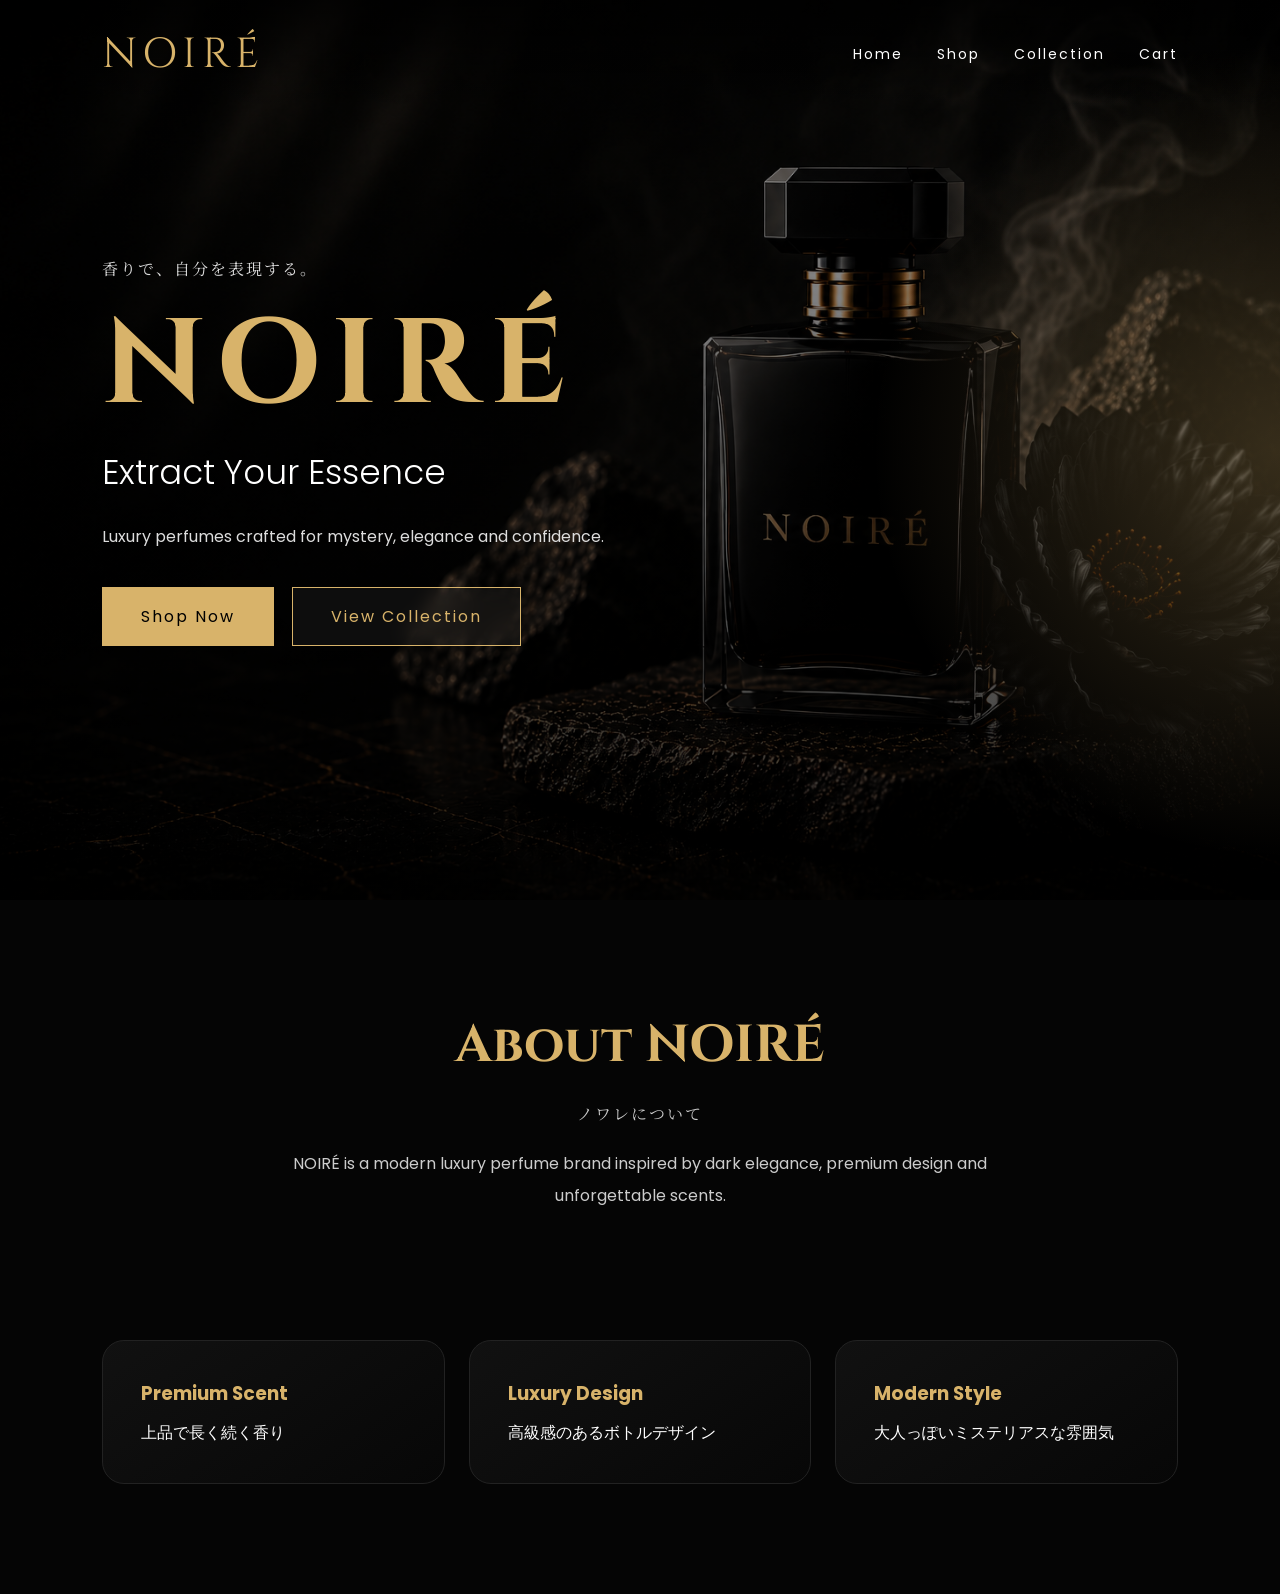
<file: index.html>
<!DOCTYPE html>
<html lang="en">
<head>
  <meta charset="UTF-8">
  <meta name="viewport" content="width=device-width, initial-scale=1.0">
  <title>NOIRÉ | Luxury Perfume</title>
  <link rel="stylesheet" href="style.css">
</head>
<body>

<header class="navbar">
  <a href="index.html" class="logo">NOIRÉ</a>
  <nav>
    <a href="index.html">Home</a>
    <a href="shop.html">Shop</a>
    <a href="collection.html">Collection</a>
    <a href="cart.html">Cart</a>
  </nav>
</header>

<section class="home-hero">
  <div class="hero-text reveal">
    <p class="jp">香りで、自分を表現する。</p>
    <h1>NOIRÉ</h1>
    <h2>Extract Your Essence</h2>
    <p>Luxury perfumes crafted for mystery, elegance and confidence.</p>
    <div class="hero-buttons">
      <a href="shop.html" class="btn">Shop Now</a>
      <a href="collection.html" class="btn outline">View Collection</a>
    </div>
  </div>
</section>

<section class="about reveal">
  <h2>About NOIRÉ</h2>
  <p class="jp">ノワレについて</p>
  <p>
    NOIRÉ is a modern luxury perfume brand inspired by dark elegance,
    premium design and unforgettable scents.
  </p>
</section>

<section class="highlight">
  <div class="highlight-card reveal">
    <h3>Premium Scent</h3>
    <p>上品で長く続く香り</p>
  </div>
  <div class="highlight-card reveal">
    <h3>Luxury Design</h3>
    <p>高級感のあるボトルデザイン</p>
  </div>
  <div class="highlight-card reveal">
    <h3>Modern Style</h3>
    <p>大人っぽいミステリアスな雰囲気</p>
  </div>
</section>

<script src="script.js"></script>
</body>
</html>
</file>
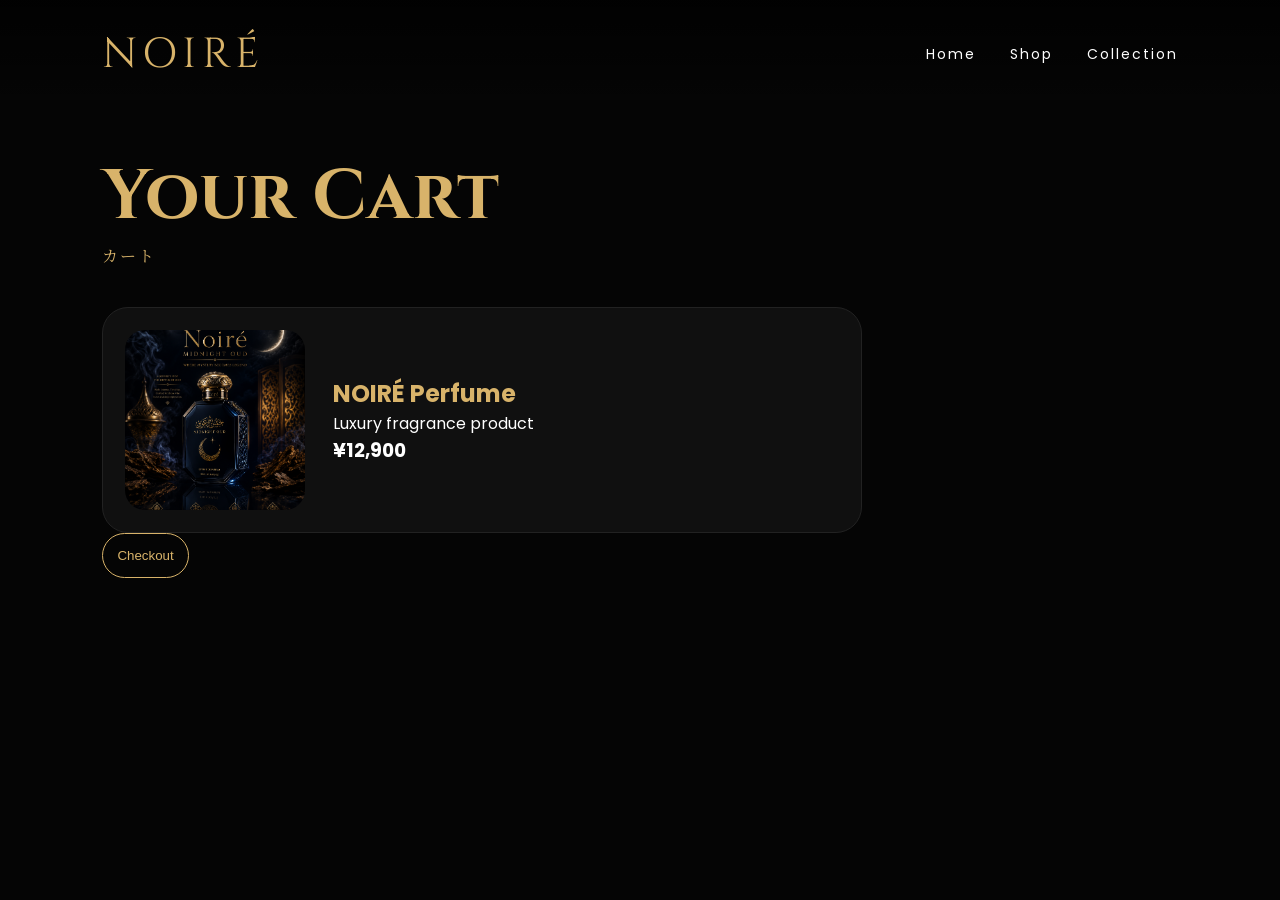
<file: cart.html>
<!DOCTYPE html>
<html lang="en">
<head>
  <meta charset="UTF-8">
  <meta name="viewport" content="width=device-width, initial-scale=1.0">
  <title>Cart | NOIRÉ</title>
  <link rel="stylesheet" href="style.css">
</head>
<body>

<header class="navbar">
  <a href="index.html" class="logo">NOIRÉ</a>
  <nav>
    <a href="index.html">Home</a>
    <a href="shop.html">Shop</a>
    <a href="collection.html">Collection</a>
  </nav>
</header>

<section class="cart-page reveal">
  <h1>Your Cart</h1>
  <p class="jp">カート</p>

  <div class="cart-card">
    <img src="img/midnight oud.png">
    <div>
      <h2 id="cartName">NOIRÉ Perfume</h2>
      <p>Luxury fragrance product</p>
      <h3 id="cartPrice">¥12,900</h3>
    </div>
  </div>

  <button class="checkout">Checkout</button>
</section>

<script src="script.js"></script>
</body>
</html>
</file>
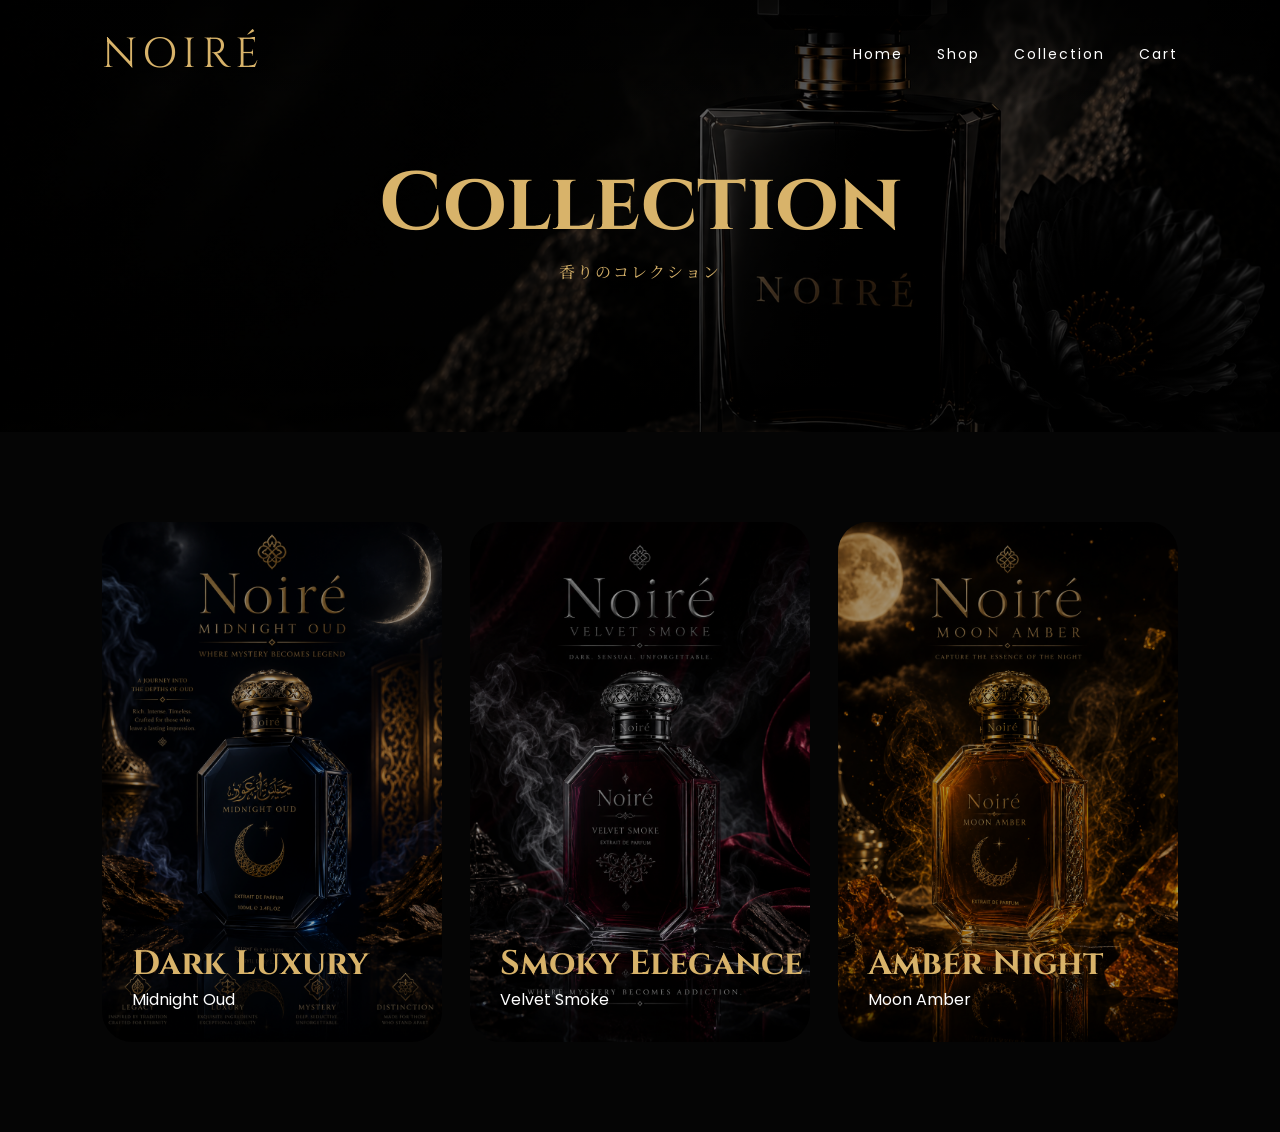
<file: collection.html>
<!DOCTYPE html>
<html lang="en">
<head>
  <meta charset="UTF-8">
  <meta name="viewport" content="width=device-width, initial-scale=1.0">
  <title>NOIRÉ | Collection</title>
  <link rel="stylesheet" href="style.css">
</head>
<body>

<header class="navbar">
  <a href="index.html" class="logo">NOIRÉ</a>
  <nav>
    <a href="index.html">Home</a>
    <a href="shop.html">Shop</a>
    <a href="collection.html">Collection</a>
    <a href="cart.html">Cart</a>
  </nav>
</header>

<section class="page-title">
  <h1>Collection</h1>
  <p class="jp">香りのコレクション</p>
</section>

<section class="collection-wrap">

  <a href="midnight-oud.html" class="collection-box reveal">
    <img src="img/midnight oud.png">
    <div>
      <h2>Dark Luxury</h2>
      <p>Midnight Oud</p>
    </div>
  </a>

  <a href="velvet-smoke.html" class="collection-box reveal">
    <img src="img/velvet.png">
    <div>
      <h2>Smoky Elegance</h2>
      <p>Velvet Smoke</p>
    </div>
  </a>

  <a href="moon-amber.html" class="collection-box reveal">
    <img src="img/moon.png">
    <div>
      <h2>Amber Night</h2>
      <p>Moon Amber</p>
    </div>
  </a>

</section>

<script src="script.js"></script>
</body>
</html>
</file>
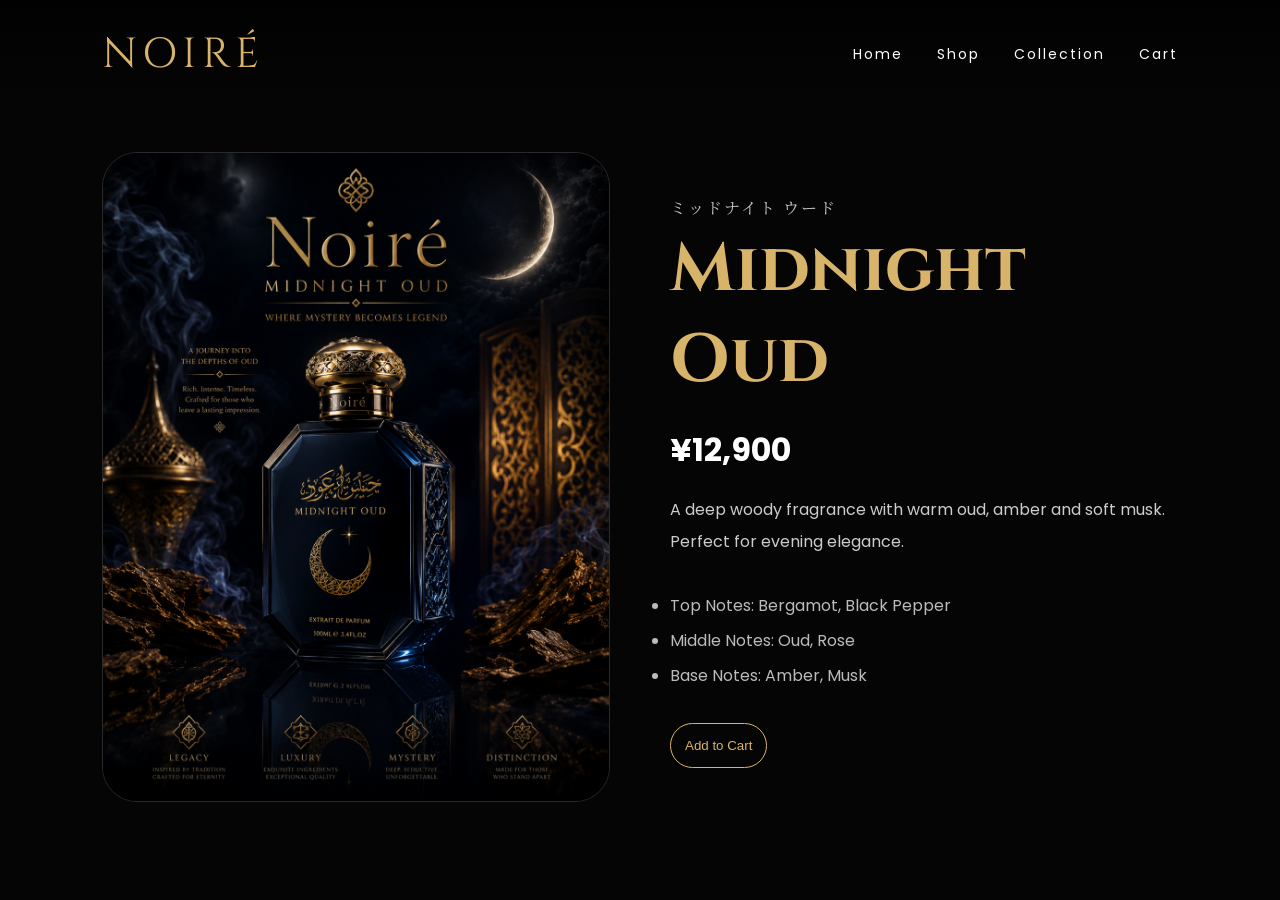
<file: midnight-oud.html>
<!DOCTYPE html>
<html lang="en">
<head>
  <meta charset="UTF-8">
  <meta name="viewport" content="width=device-width, initial-scale=1.0">
  <title>Midnight Oud | NOIRÉ</title>
  <link rel="stylesheet" href="style.css">
</head>
<body>

<header class="navbar">
  <a href="index.html" class="logo">NOIRÉ</a>
  <nav>
    <a href="index.html">Home</a>
    <a href="shop.html">Shop</a>
    <a href="collection.html">Collection</a>
    <a href="cart.html">Cart</a>
  </nav>
</header>

<section class="detail-page">
  <div class="detail-img reveal">
    <img src="img/midnight oud.png">
  </div>

  <div class="detail-info reveal">
    <p class="jp">ミッドナイト ウード</p>
    <h1>Midnight Oud</h1>
    <h3>¥12,900</h3>
    <p>
      A deep woody fragrance with warm oud, amber and soft musk.
      Perfect for evening elegance.
    </p>

    <ul>
      <li>Top Notes: Bergamot, Black Pepper</li>
      <li>Middle Notes: Oud, Rose</li>
      <li>Base Notes: Amber, Musk</li>
    </ul>

    <button onclick="goCart('Midnight Oud','¥12,900')">Add to Cart</button>
  </div>
</section>

<script src="script.js"></script>
</body>
</html>
</file>
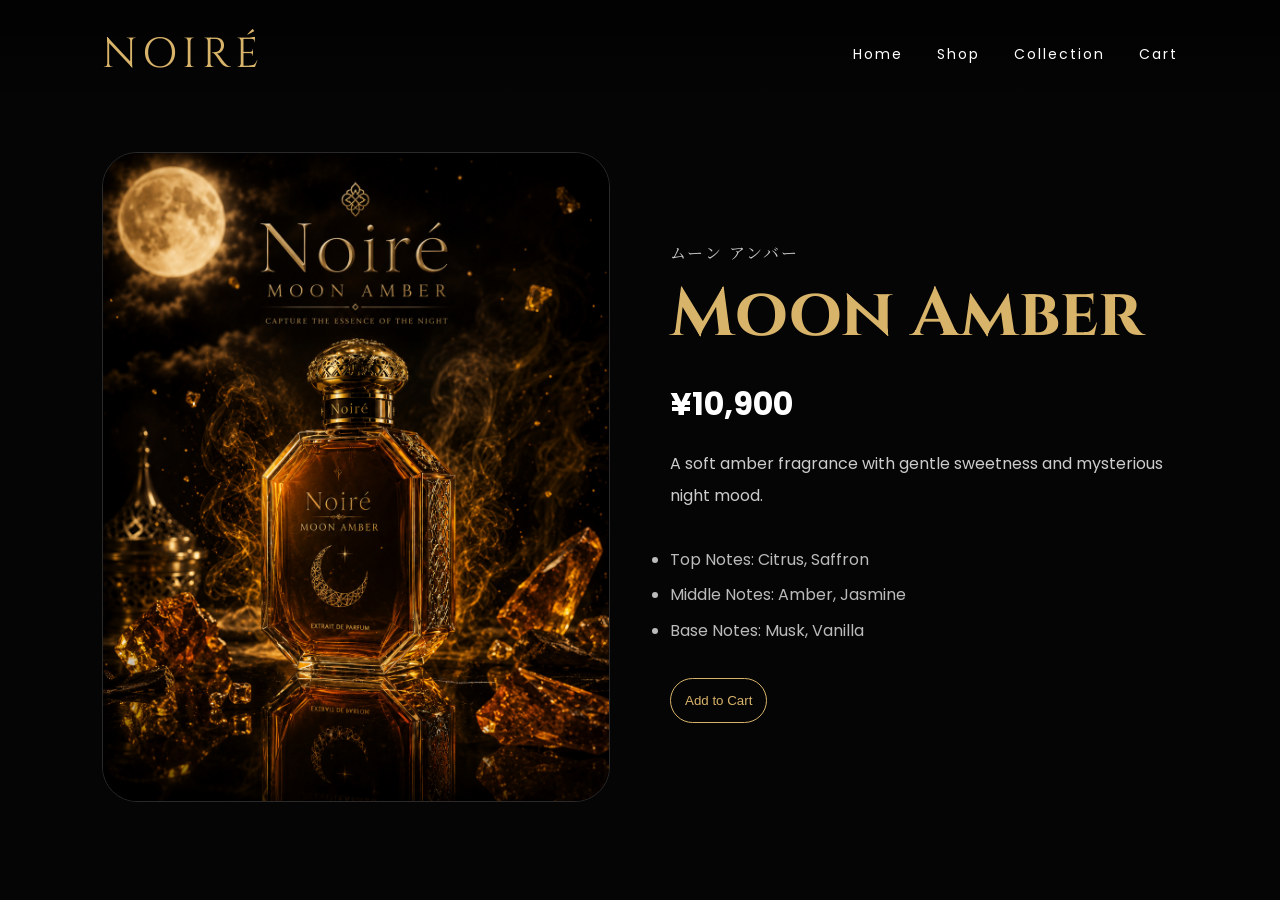
<file: moon-amber.html>
<!DOCTYPE html>
<html lang="en">
<head>
  <meta charset="UTF-8">
  <meta name="viewport" content="width=device-width, initial-scale=1.0">
  <title>Moon Amber | NOIRÉ</title>
  <link rel="stylesheet" href="style.css">
</head>
<body>

<header class="navbar">
  <a href="index.html" class="logo">NOIRÉ</a>
  <nav>
    <a href="index.html">Home</a>
    <a href="shop.html">Shop</a>
    <a href="collection.html">Collection</a>
    <a href="cart.html">Cart</a>
  </nav>
</header>

<section class="detail-page">
  <div class="detail-img reveal">
    <img src="img/moon.png">
  </div>

  <div class="detail-info reveal">
    <p class="jp">ムーン アンバー</p>
    <h1>Moon Amber</h1>
    <h3>¥10,900</h3>
    <p>
      A soft amber fragrance with gentle sweetness and mysterious night mood.
    </p>

    <ul>
      <li>Top Notes: Citrus, Saffron</li>
      <li>Middle Notes: Amber, Jasmine</li>
      <li>Base Notes: Musk, Vanilla</li>
    </ul>

    <button onclick="goCart('Moon Amber','¥10,900')">Add to Cart</button>
  </div>
</section>

<script src="script.js"></script>
</body>
</html>
</file>
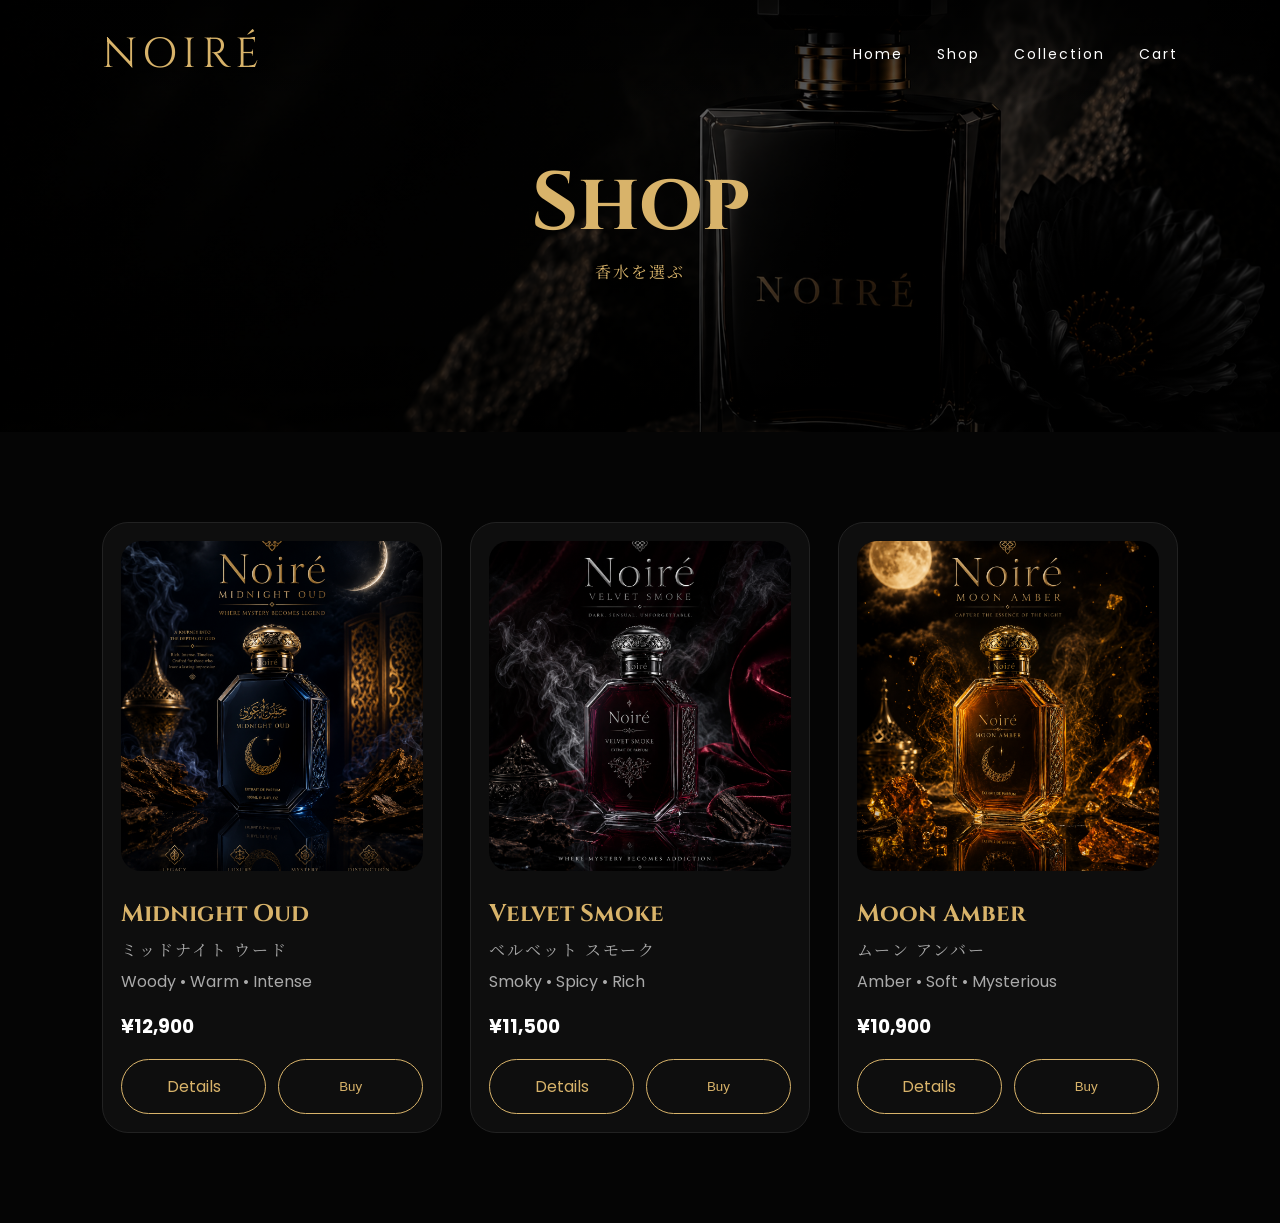
<file: shop.html>
<!DOCTYPE html>
<html lang="en">
<head>
  <meta charset="UTF-8">
  <meta name="viewport" content="width=device-width, initial-scale=1.0">
  <title>NOIRÉ | Shop</title>
  <link rel="stylesheet" href="style.css">
</head>
<body>

<header class="navbar">
  <a href="index.html" class="logo">NOIRÉ</a>
  <nav>
    <a href="index.html">Home</a>
    <a href="shop.html">Shop</a>
    <a href="collection.html">Collection</a>
    <a href="cart.html">Cart</a>
  </nav>
</header>

<section class="page-title">
  <h1>Shop</h1>
  <p class="jp">香水を選ぶ</p>
</section>

<section class="product-grid">

  <div class="product-card reveal">
    <img src="img/midnight oud.png" alt="Midnight Oud">
    <h2>Midnight Oud</h2>
    <p class="jp">ミッドナイト ウード</p>
    <p>Woody • Warm • Intense</p>
    <h3>¥12,900</h3>
    <div class="card-actions">
      <a href="midnight-oud.html">Details</a>
      <button onclick="goCart('Midnight Oud','¥12,900')">Buy</button>
    </div>
  </div>

  <div class="product-card reveal">
    <img src="img/velvet.png" alt="Velvet Smoke">
    <h2>Velvet Smoke</h2>
    <p class="jp">ベルベット スモーク</p>
    <p>Smoky • Spicy • Rich</p>
    <h3>¥11,500</h3>
    <div class="card-actions">
      <a href="velvet-smoke.html">Details</a>
      <button onclick="goCart('Velvet Smoke','¥11,500')">Buy</button>
    </div>
  </div>

  <div class="product-card reveal">
    <img src="img/moon.png" alt="Moon Amber">
    <h2>Moon Amber</h2>
    <p class="jp">ムーン アンバー</p>
    <p>Amber • Soft • Mysterious</p>
    <h3>¥10,900</h3>
    <div class="card-actions">
      <a href="moon-amber.html">Details</a>
      <button onclick="goCart('Moon Amber','¥10,900')">Buy</button>
    </div>
  </div>

</section>

<script src="script.js"></script>
</body>
</html>
</file>
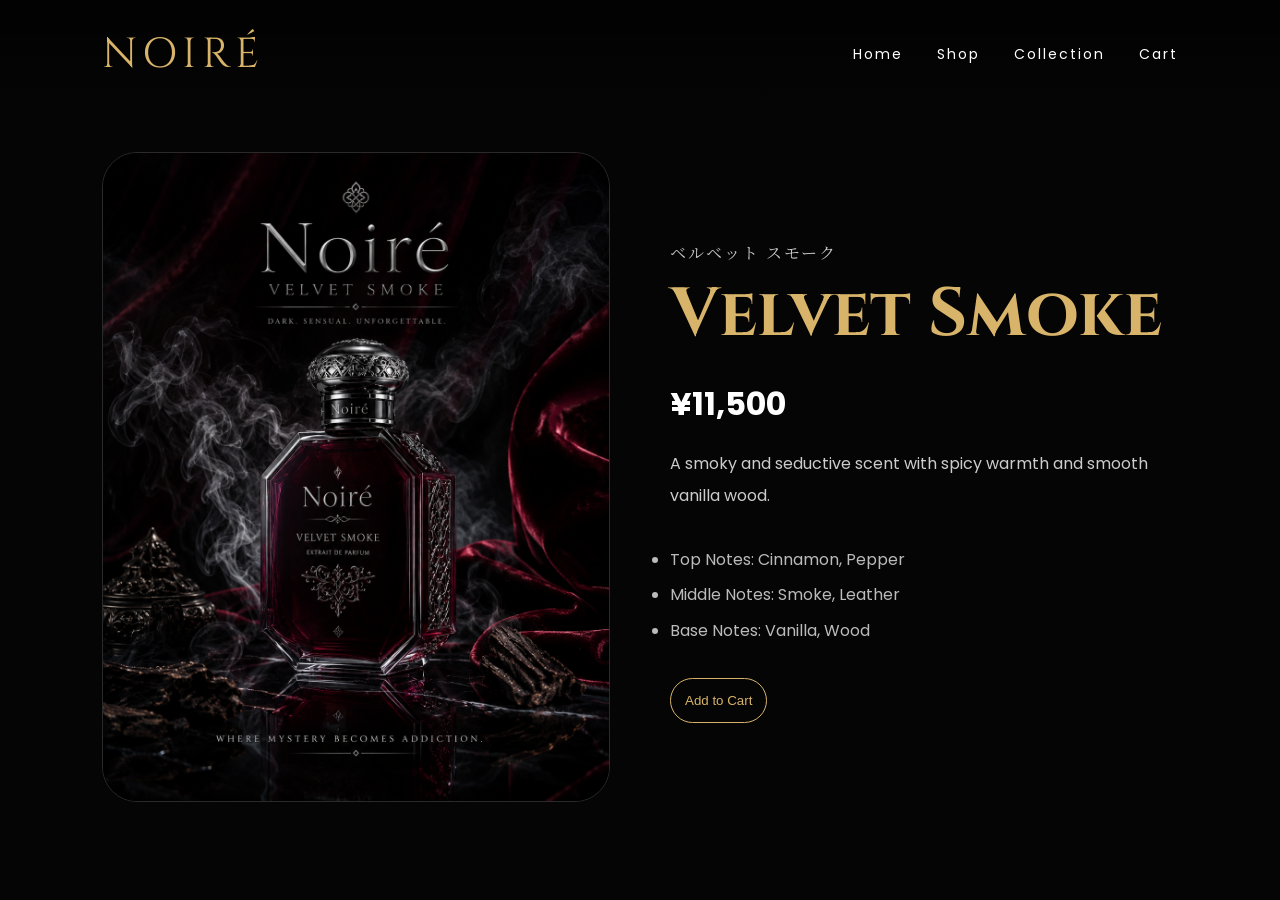
<file: velvet-smoke.html>
<!DOCTYPE html>
<html lang="en">
<head>
  <meta charset="UTF-8">
  <meta name="viewport" content="width=device-width, initial-scale=1.0">
  <title>Velvet Smoke | NOIRÉ</title>
  <link rel="stylesheet" href="style.css">
</head>
<body>

<header class="navbar">
  <a href="index.html" class="logo">NOIRÉ</a>
  <nav>
    <a href="index.html">Home</a>
    <a href="shop.html">Shop</a>
    <a href="collection.html">Collection</a>
    <a href="cart.html">Cart</a>
  </nav>
</header>

<section class="detail-page">
  <div class="detail-img reveal">
    <img src="img/velvet.png">
  </div>

  <div class="detail-info reveal">
    <p class="jp">ベルベット スモーク</p>
    <h1>Velvet Smoke</h1>
    <h3>¥11,500</h3>
    <p>
      A smoky and seductive scent with spicy warmth and smooth vanilla wood.
    </p>

    <ul>
      <li>Top Notes: Cinnamon, Pepper</li>
      <li>Middle Notes: Smoke, Leather</li>
      <li>Base Notes: Vanilla, Wood</li>
    </ul>

    <button onclick="goCart('Velvet Smoke','¥11,500')">Add to Cart</button>
  </div>
</section>

<script src="script.js"></script>
</body>
</html>
</file>
<file: style.css>
@import url('https://fonts.googleapis.com/css2?family=Cinzel:wght@500;600;700&family=Noto+Serif+JP:wght@300;400;500&family=Poppins:wght@300;400;500;600&display=swap');

*{
  margin:0;
  padding:0;
  box-sizing:border-box;
}

body{
  background:#050505;
  color:white;
  font-family:'Poppins', sans-serif;
}

.navbar{
  width:100%;
  padding:26px 8%;
  display:flex;
  justify-content:space-between;
  align-items:center;
  position:absolute;
  top:0;
  left:0;
  z-index:10;
  background:linear-gradient(to bottom,rgba(0,0,0,.75),transparent);
}

.logo{
  font-family:'Cinzel', serif;
  color:#d8b36a;
  text-decoration:none;
  font-size:42px;
  letter-spacing:6px;
}

nav{
  display:flex;
  gap:34px;
}

nav a{
  color:white;
  text-decoration:none;
  font-size:14px;
  letter-spacing:2px;
  position:relative;
}

nav a::after{
  content:"";
  width:0;
  height:1px;
  background:#d8b36a;
  position:absolute;
  left:0;
  bottom:-8px;
  transition:.3s;
}

nav a:hover::after{
  width:100%;
}

.jp{
  font-family:'Noto Serif JP', serif;
  color:#d8b36a;
  letter-spacing:2px;
}

/* HOME */

.home-hero{
  min-height:100vh;
  background:
    radial-gradient(circle at right, rgba(216,179,106,.25), transparent 30%),
    linear-gradient(rgba(0,0,0,.35), rgba(0,0,0,.8)),
    url("hero.png");
  background-size:cover;
  background-position:center;
  display:flex;
  align-items:center;
  padding:0 8%;
}

.hero-text{
  max-width:680px;
}

.hero-text h1{
  font-family:'Cinzel', serif;
  font-size:120px;
  color:#d8b36a;
  letter-spacing:12px;
}

.hero-text h2{
  font-size:34px;
  font-weight:300;
  margin-bottom:24px;
}

.hero-text p{
  color:#ddd;
  line-height:1.9;
  max-width:520px;
}

.hero-buttons{
  margin-top:35px;
  display:flex;
  gap:18px;
}

.btn{
  padding:16px 38px;
  border:1px solid #d8b36a;
  color:black;
  background:#d8b36a;
  text-decoration:none;
  letter-spacing:2px;
  transition:.3s;
}

.btn.outline{
  background:rgba(255,255,255,.05);
  color:#d8b36a;
  backdrop-filter:blur(10px);
}

.btn:hover{
  transform:translateY(-4px);
  box-shadow:0 12px 35px rgba(216,179,106,.25);
}

/* ABOUT */

.about{
  padding:110px 8%;
  text-align:center;
}

.about h2{
  font-family:'Cinzel', serif;
  font-size:52px;
  color:#d8b36a;
}

.about p{
  max-width:760px;
  margin:18px auto;
  color:#ccc;
  line-height:2;
}

.highlight{
  padding:0 8% 110px;
  display:grid;
  grid-template-columns:repeat(3,1fr);
  gap:24px;
}

.highlight-card{
  padding:38px;
  background:linear-gradient(145deg,#111,#070707);
  border:1px solid #222;
  border-radius:22px;
}

.highlight-card h3{
  color:#d8b36a;
  margin-bottom:12px;
}

/* PAGE TITLE */

.page-title{
  min-height:48vh;
  background:
    linear-gradient(rgba(0,0,0,.55),rgba(0,0,0,.8)),
    url("hero.png");
  background-size:cover;
  background-position:center;
  display:flex;
  flex-direction:column;
  justify-content:center;
  align-items:center;
  text-align:center;
}

.page-title h1{
  font-family:'Cinzel', serif;
  font-size:82px;
  color:#d8b36a;
}

/* PRODUCT */

.product-grid{
  padding:90px 8%;
  display:grid;
  grid-template-columns:repeat(3,1fr);
  gap:28px;
}

.product-card{
  background:#0e0e0e;
  border:1px solid #222;
  border-radius:26px;
  padding:18px;
  overflow:hidden;
  transition:.4s;
}

.product-card:hover{
  transform:translateY(-12px);
  border-color:#d8b36a;
  box-shadow:0 18px 50px rgba(0,0,0,.55);
}

.product-card img{
  width:100%;
  height:330px;
  object-fit:cover;
  border-radius:20px;
}

.product-card h2{
  color:#d8b36a;
  margin-top:20px;
  font-family:'Cinzel', serif;
}

.product-card p{
  color:#aaa;
  margin:8px 0;
}

.product-card h3{
  margin:18px 0;
}

.card-actions{
  display:flex;
  gap:12px;
}

.card-actions a,
.card-actions button,
.detail-info button,
.checkout{
  flex:1;
  padding:14px;
  border:1px solid #d8b36a;
  background:transparent;
  color:#d8b36a;
  text-decoration:none;
  text-align:center;
  cursor:pointer;
  border-radius:999px;
  transition:.3s;
}

.card-actions a:hover,
.card-actions button:hover,
.detail-info button:hover,
.checkout:hover{
  background:#d8b36a;
  color:black;
}

/* COLLECTION */

.collection-wrap{
  padding:90px 8%;
  display:grid;
  grid-template-columns:repeat(3,1fr);
  gap:28px;
}

.collection-box{
  height:520px;
  position:relative;
  overflow:hidden;
  border-radius:30px;
  text-decoration:none;
  color:white;
}

.collection-box img{
  width:100%;
  height:100%;
  object-fit:cover;
  transition:.7s;
  filter:brightness(.65);
}

.collection-box:hover img{
  transform:scale(1.12);
  filter:brightness(.45);
}

.collection-box div{
  position:absolute;
  bottom:30px;
  left:30px;
}

.collection-box h2{
  font-family:'Cinzel', serif;
  font-size:34px;
  color:#d8b36a;
}

/* DETAIL */

.detail-page{
  min-height:100vh;
  padding:140px 8% 80px;
  display:grid;
  grid-template-columns:1fr 1fr;
  gap:60px;
  align-items:center;
}

.detail-img img{
  width:100%;
  height:650px;
  object-fit:cover;
  border-radius:35px;
  border:1px solid #2a2a2a;
}

.detail-info h1{
  font-family:'Cinzel', serif;
  font-size:68px;
  color:#d8b36a;
}

.detail-info h3{
  font-size:32px;
  margin:20px 0;
}

.detail-info p{
  color:#ccc;
  line-height:2;
}

.detail-info ul{
  margin:30px 0;
  color:#bbb;
  line-height:2.2;
}

/* CART */

.cart-page{
  min-height:100vh;
  padding:150px 8%;
}

.cart-page h1{
  font-family:'Cinzel', serif;
  font-size:70px;
  color:#d8b36a;
}

.cart-card{
  margin-top:40px;
  max-width:760px;
  display:flex;
  gap:28px;
  align-items:center;
  padding:22px;
  background:#101010;
  border:1px solid #222;
  border-radius:26px;
}

.cart-card img{
  width:180px;
  height:180px;
  object-fit:cover;
  border-radius:20px;
}

.cart-card h2{
  color:#d8b36a;
}

/* JS ANIMATION */

.reveal{
  opacity:0;
  transform:translateY(55px);
  transition:1s ease;
}

.reveal.active{
  opacity:1;
  transform:translateY(0);
}

@media(max-width:900px){
  .navbar{
    flex-direction:column;
    gap:18px;
  }

  nav{
    gap:18px;
    flex-wrap:wrap;
    justify-content:center;
  }

  .hero-text h1{
    font-size:68px;
  }

  .product-grid,
  .collection-wrap,
  .highlight,
  .detail-page{
    grid-template-columns:1fr;
  }

  .detail-img img{
    height:420px;
  }

  .cart-card{
    flex-direction:column;
    text-align:center;
  }
}
</file>
